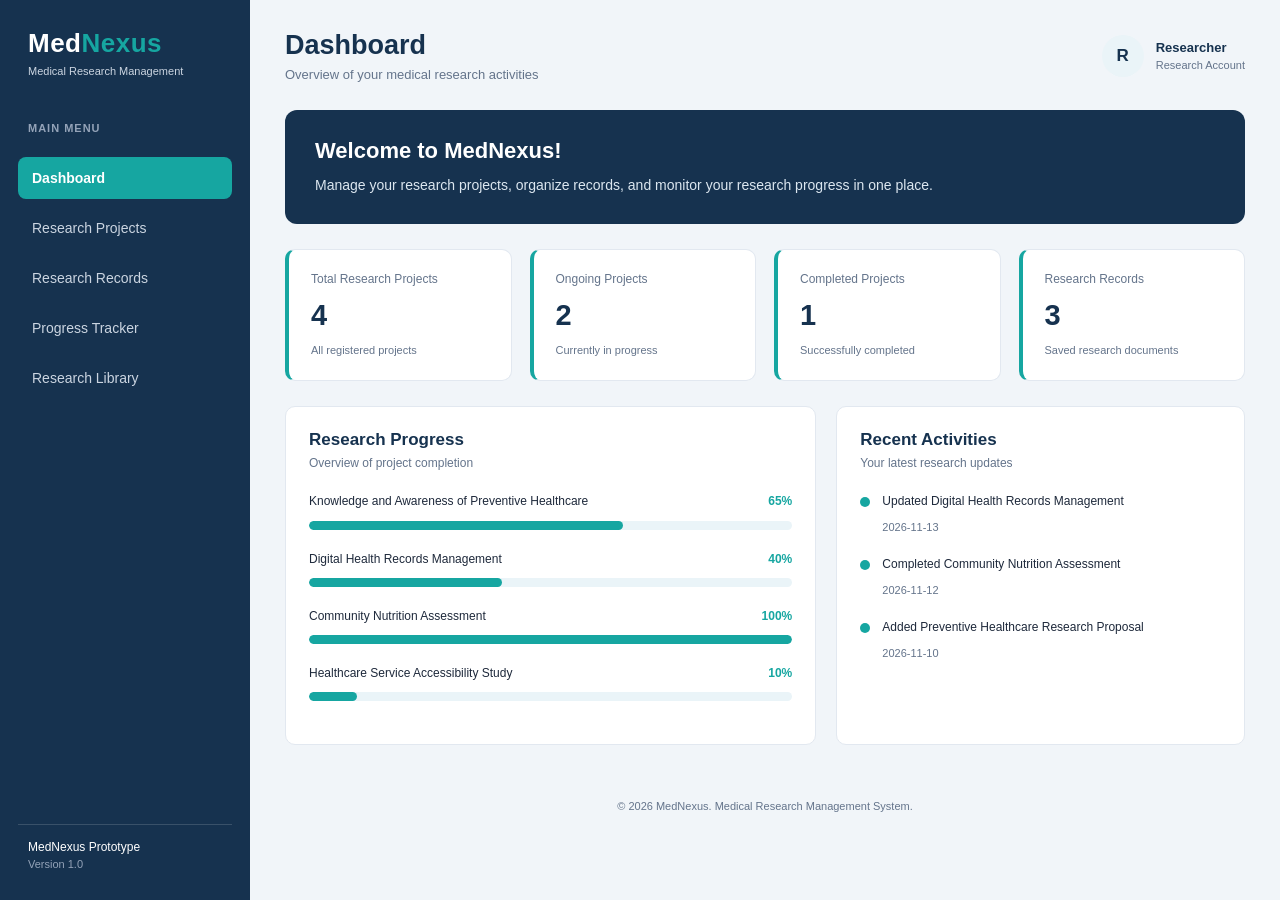
<file: MedNexus-Web/MedNexus/index.html>
<!DOCTYPE html>
<html lang="en">
<head>
    <meta charset="UTF-8">
    <meta name="viewport" content="width=device-width, initial-scale=1.0">
    <title>MedNexus | Dashboard</title>

    <!-- Main stylesheet -->
    <link rel="stylesheet" href="css/style.css">
</head>

<body>

    <!-- Main Application Layout -->
    <div class="app-container">

        <!-- Sidebar Navigation -->
        <aside class="sidebar">

            <div class="logo">
                <h2>Med<span>Nexus</span></h2>
                <p>Medical Research Management</p>
            </div>

            <nav class="sidebar-nav">
                <p class="nav-heading">MAIN MENU</p>

                <a href="index.html" class="nav-link active">
                    Dashboard
                </a>

                <a href="projects.html" class="nav-link">
                    Research Projects
                </a>

                <a href="records.html" class="nav-link">
                    Research Records
                </a>

                <a href="tracker.html" class="nav-link">
                    Progress Tracker
                </a>

                <a href="library.html" class="nav-link">
                    Research Library
                </a>
            </nav>

            <div class="sidebar-footer">
                <p>MedNexus Prototype</p>
                <small>Version 1.0</small>
            </div>

        </aside>


        <!-- Main Dashboard Content -->
        <main class="main-content">

            <!-- Top Header -->
            <header class="top-header">
                <div>
                    <h1>Dashboard</h1>
                    <p>Overview of your medical research activities</p>
                </div>

                <div class="user-info">
                    <div class="user-avatar">R</div>
                    <div>
                        <strong>Researcher</strong>
                        <small>Research Account</small>
                    </div>
                </div>
            </header>


            <!-- Welcome Section -->
            <section class="welcome-section">
                <div>
                    <h2>Welcome to MedNexus!</h2>
                    <p>
                        Manage your research projects, organize records,
                        and monitor your research progress in one place.
                    </p>
                </div>
            </section>


            <!-- Dashboard Statistics -->
            <section class="statistics-section">

                <div class="stat-card">
                    <p>Total Research Projects</p>
                    <h2 id="totalProjects">0</h2>
                    <small>All registered projects</small>
                </div>

                <div class="stat-card">
                    <p>Ongoing Projects</p>
                    <h2 id="ongoingProjects">0</h2>
                    <small>Currently in progress</small>
                </div>

                <div class="stat-card">
                    <p>Completed Projects</p>
                    <h2 id="completedProjects">0</h2>
                    <small>Successfully completed</small>
                </div>

                <div class="stat-card">
                    <p>Research Records</p>
                    <h2 id="totalRecords">0</h2>
                    <small>Saved research documents</small>
                </div>

            </section>


            <!-- Dashboard Overview -->
            <section class="dashboard-grid">

                <!-- Research Progress -->
                <div class="dashboard-card progress-card">
                    <div class="card-header">
                        <div>
                            <h3>Research Progress</h3>
                            <p>Overview of project completion</p>
                        </div>
                    </div>

                    <div id="progressOverview">
                        <p>No research progress available yet.</p>
                    </div>
                </div>


                <!-- Recent Activities -->
                <div class="dashboard-card activity-card">
                    <div class="card-header">
                        <div>
                            <h3>Recent Activities</h3>
                            <p>Your latest research updates</p>
                        </div>
                    </div>

                    <div id="recentActivities">
                        <p>No recent activities yet.</p>
                    </div>
                </div>

            </section>

            <!-- Dashboard Footer -->
            <footer class="main-footer">
                <p>
                    &copy; 2026 MedNexus. Medical Research Management System.
                </p>
            </footer>

        </main>

    </div>

    <!-- JavaScript Files -->
    <script src="js/data.js"></script>
    <script src="js/main.js"></script>

</body>
</html>
</file>
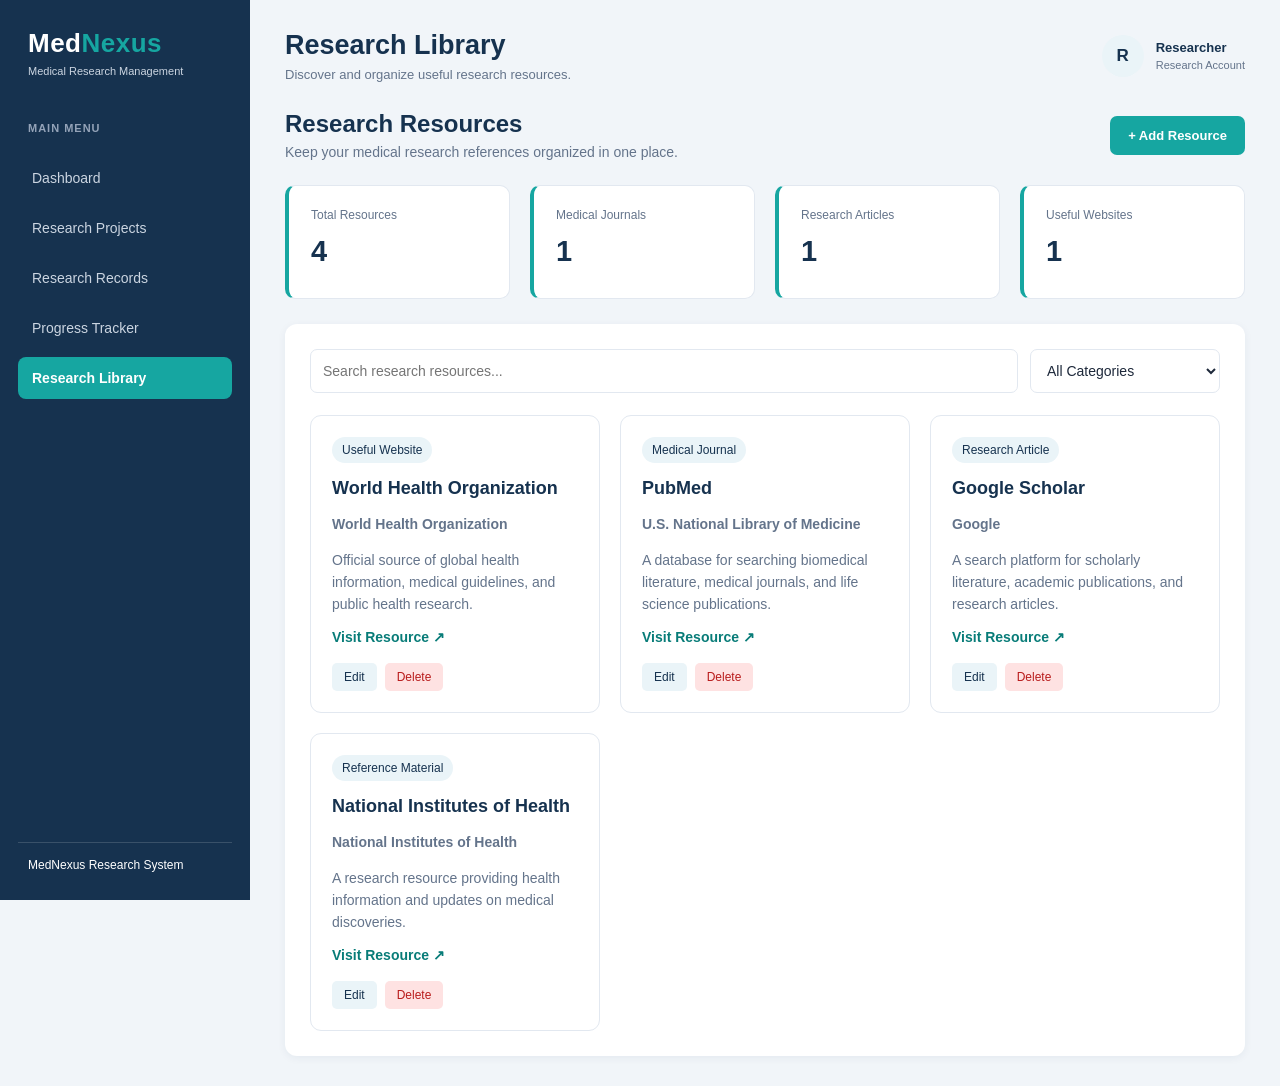
<file: MedNexus-Web/MedNexus/library.html>
<!DOCTYPE html>
<html lang="en">
<head>
    <meta charset="UTF-8">
    <meta name="viewport" content="width=device-width, initial-scale=1.0">
    <title>Research Library | MedNexus</title>
    <link rel="stylesheet" href="css/style.css">
</head>
<body>

    <aside class="sidebar">
        <div class="logo">
            <h2>Med<span>Nexus</span></h2>
            <p>Medical Research Management</p>
        </div>

        <nav class="sidebar-nav">
            <p class="nav-heading">MAIN MENU</p>
            <a href="index.html" class="nav-link">Dashboard</a>
            <a href="projects.html" class="nav-link">Research Projects</a>
            <a href="records.html" class="nav-link">Research Records</a>
            <a href="tracker.html" class="nav-link">Progress Tracker</a>
            <a href="library.html" class="nav-link active">Research Library</a>
        </nav>

        <div class="sidebar-footer">
            <p>MedNexus Research System</p>
        </div>
    </aside>

    <main class="main-content">

        <header class="top-header">
            <div>
                <h1>Research Library</h1>
                <p>Discover and organize useful research resources.</p>
            </div>

            <div class="user-info">
                <div class="user-avatar">R</div>
                <div>
                    <strong>Researcher</strong>
                    <small>Research Account</small>
                </div>
            </div>
        </header>

        <section class="page-heading">
            <div>
                <h2>Research Resources</h2>
                <p>Keep your medical research references organized in one place.</p>
            </div>

            <button class="primary-btn" id="addResourceBtn">
                + Add Resource
            </button>
        </section>

        <section class="library-summary">
            <div class="stat-card">
                <p>Total Resources</p>
                <h2 id="totalResources">0</h2>
            </div>

            <div class="stat-card">
                <p>Medical Journals</p>
                <h2 id="journalCount">0</h2>
            </div>

            <div class="stat-card">
                <p>Research Articles</p>
                <h2 id="articleCount">0</h2>
            </div>

            <div class="stat-card">
                <p>Useful Websites</p>
                <h2 id="websiteCount">0</h2>
            </div>
        </section>

        <section class="library-section">

            <div class="library-toolbar">
                <input
                    type="text"
                    id="resourceSearch"
                    placeholder="Search research resources..."
                >

                <select id="resourceCategoryFilter">
                    <option value="All">All Categories</option>
                    <option value="Medical Journal">Medical Journals</option>
                    <option value="Research Article">Research Articles</option>
                    <option value="Reference Material">Reference Materials</option>
                    <option value="Useful Website">Useful Websites</option>
                </select>
            </div>

            <div class="resource-grid" id="resourceGrid"></div>

        </section>

    </main>

    <!-- Add/Edit Resource Modal -->
    <div class="modal" id="resourceModal">
        <div class="modal-content">

            <div class="modal-header">
                <h2 id="resourceModalTitle">Add New Resource</h2>
                <button type="button" class="close-btn" id="closeResourceModal">
                    &times;
                </button>
            </div>

            <form id="resourceForm">

                <input type="hidden" id="resourceId">

                <div class="form-group">
                    <label for="resourceTitle">Resource Title</label>
                    <input
                        type="text"
                        id="resourceTitle"
                        required
                        placeholder="Enter resource title"
                    >
                </div>

                <div class="form-group">
                    <label for="resourceCategory">Category</label>
                    <select id="resourceCategory" required>
                        <option value="">Select category</option>
                        <option value="Medical Journal">Medical Journal</option>
                        <option value="Research Article">Research Article</option>
                        <option value="Reference Material">Reference Material</option>
                        <option value="Useful Website">Useful Website</option>
                    </select>
                </div>

                <div class="form-group">
                    <label for="resourceAuthor">Author / Organization</label>
                    <input
                        type="text"
                        id="resourceAuthor"
                        required
                        placeholder="Enter author or organization"
                    >
                </div>

                <div class="form-group">
                    <label for="resourceUrl">Resource URL</label>
                    <input
                        type="url"
                        id="resourceUrl"
                        required
                        placeholder="https://example.com"
                    >
                </div>

                <div class="form-group">
                    <label for="resourceDescription">Description</label>
                    <textarea
                        id="resourceDescription"
                        rows="4"
                        required
                        placeholder="Briefly describe this resource"
                    ></textarea>
                </div>

                <div class="modal-actions">
                    <button type="button" class="secondary-btn" id="cancelResourceBtn">
                        Cancel
                    </button>

                    <button type="submit" class="primary-btn">
                        Save Resource
                    </button>
                </div>

            </form>
        </div>
    </div>

    <script src="js/data.js"></script>
    <script src="js/main.js"></script>
    <script src="js/library.js"></script>

</body>
</html>
</file>
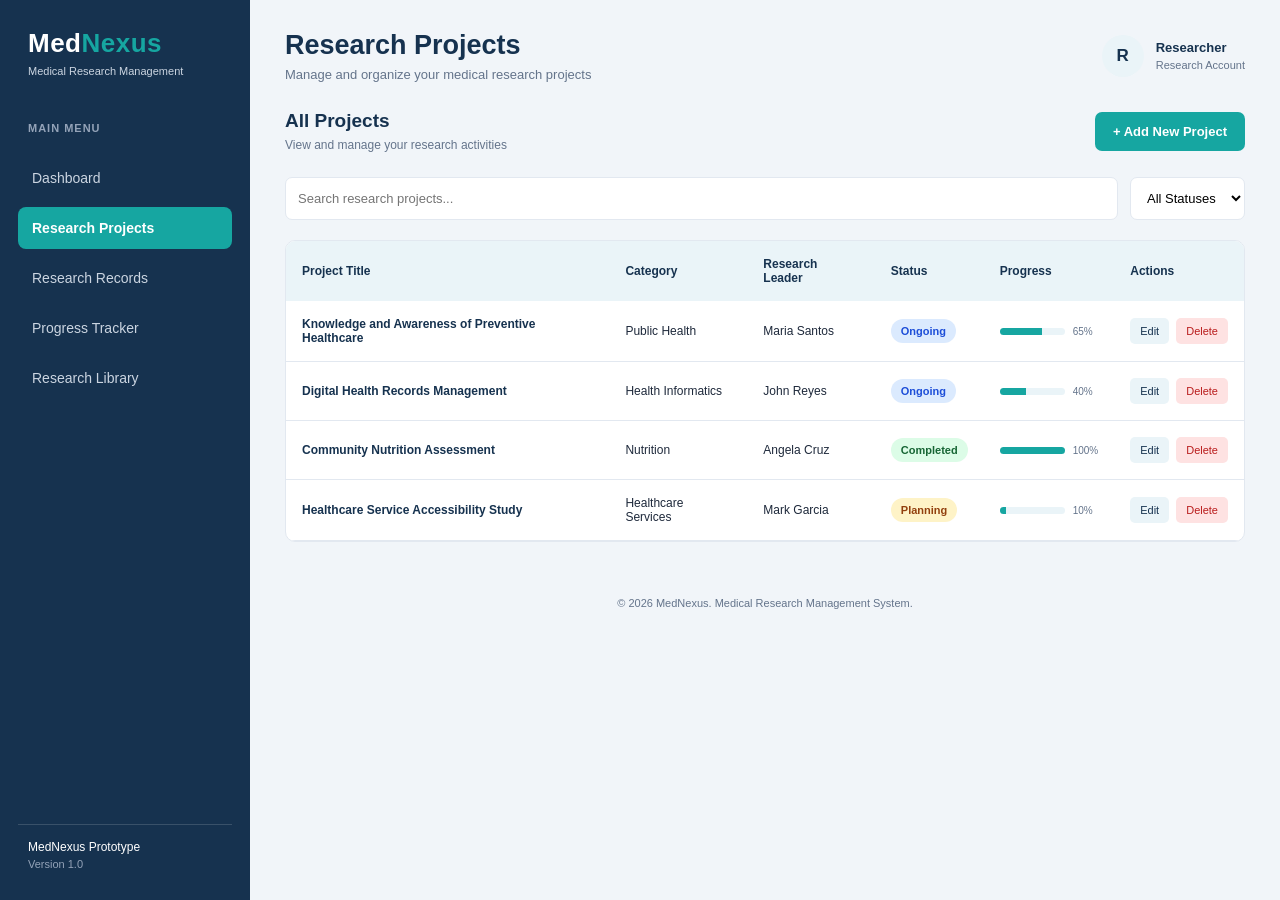
<file: MedNexus-Web/MedNexus/projects.html>
<!DOCTYPE html>
<html lang="en">
<head>
    <meta charset="UTF-8">
    <meta name="viewport" content="width=device-width, initial-scale=1.0">
    <title>MedNexus | Research Projects</title>
    <link rel="stylesheet" href="css/style.css">
</head>
<body>

<div class="app-container">

    <!-- Sidebar -->
    <aside class="sidebar">
        <div class="logo">
            <h2>Med<span>Nexus</span></h2>
            <p>Medical Research Management</p>
        </div>

        <nav class="sidebar-nav">
            <p class="nav-heading">MAIN MENU</p>

            <a href="index.html" class="nav-link">Dashboard</a>
            <a href="projects.html" class="nav-link active">Research Projects</a>
            <a href="records.html" class="nav-link">Research Records</a>
            <a href="tracker.html" class="nav-link">Progress Tracker</a>
            <a href="library.html" class="nav-link">Research Library</a>
        </nav>

        <div class="sidebar-footer">
            <p>MedNexus Prototype</p>
            <small>Version 1.0</small>
        </div>
    </aside>

    <!-- Main Content -->
    <main class="main-content">

        <header class="top-header">
            <div>
                <h1>Research Projects</h1>
                <p>Manage and organize your medical research projects</p>
            </div>

            <div class="user-info">
                <div class="user-avatar">R</div>
                <div>
                    <strong>Researcher</strong>
                    <small>Research Account</small>
                </div>
            </div>
        </header>

        <!-- Page Actions -->
        <section class="projects-toolbar">
            <div>
                <h2>All Projects</h2>
                <p>View and manage your research activities</p>
            </div>

            <button class="primary-btn" id="addProjectBtn">
                + Add New Project
            </button>
        </section>

        <!-- Search and Filter -->
        <section class="project-filters">
            <input
                type="search"
                id="projectSearch"
                placeholder="Search research projects..."
            >

            <select id="statusFilter">
                <option value="All">All Statuses</option>
                <option value="Planning">Planning</option>
                <option value="Ongoing">Ongoing</option>
                <option value="Completed">Completed</option>
            </select>
        </section>

        <!-- Project Table -->
        <section class="project-table-container">
            <table class="project-table">
                <thead>
                    <tr>
                        <th>Project Title</th>
                        <th>Category</th>
                        <th>Research Leader</th>
                        <th>Status</th>
                        <th>Progress</th>
                        <th>Actions</th>
                    </tr>
                </thead>

                <tbody id="projectTableBody">
                    <!-- JavaScript displays projects here -->
                </tbody>
            </table>
        </section>

        <footer class="main-footer">
            <p>&copy; 2026 MedNexus. Medical Research Management System.</p>
        </footer>

    </main>
</div>

<!-- Add/Edit Project Modal -->
<div class="modal" id="projectModal">
    <div class="modal-content">

        <div class="modal-header">
            <div>
                <h2 id="modalTitle">Add New Project</h2>
                <p>Enter the research project details below.</p>
            </div>

            <button class="close-btn" id="closeModalBtn">&times;</button>
        </div>

        <form id="projectForm">

            <input type="hidden" id="projectId">

            <label for="projectTitle">Project Title</label>
            <input type="text" id="projectTitle" required>

            <label for="projectCategory">Research Category</label>
            <select id="projectCategory" required>
                <option value="">Select Category</option>
                <option value="Public Health">Public Health</option>
                <option value="Health Informatics">Health Informatics</option>
                <option value="Nutrition">Nutrition</option>
                <option value="Healthcare Services">Healthcare Services</option>
                <option value="Medical Science">Medical Science</option>
                <option value="Other">Other</option>
            </select>

            <label for="projectLeader">Research Leader</label>
            <input type="text" id="projectLeader" required>

            <label for="projectStatus">Project Status</label>
            <select id="projectStatus" required>
                <option value="Planning">Planning</option>
                <option value="Ongoing">Ongoing</option>
                <option value="Completed">Completed</option>
            </select>

            <label for="projectProgress">Progress (%)</label>
            <input
                type="number"
                id="projectProgress"
                min="0"
                max="100"
                value="0"
                required
            >

            <div class="modal-actions">
                <button type="button" class="secondary-btn" id="cancelModalBtn">
                    Cancel
                </button>

                <button type="submit" class="primary-btn">
                    Save Project
                </button>
            </div>

        </form>
    </div>
</div>

<script src="js/data.js"></script>
<script src="js/main.js"></script>
<script src="js/projects.js"></script>

</body>
</html>
</file>
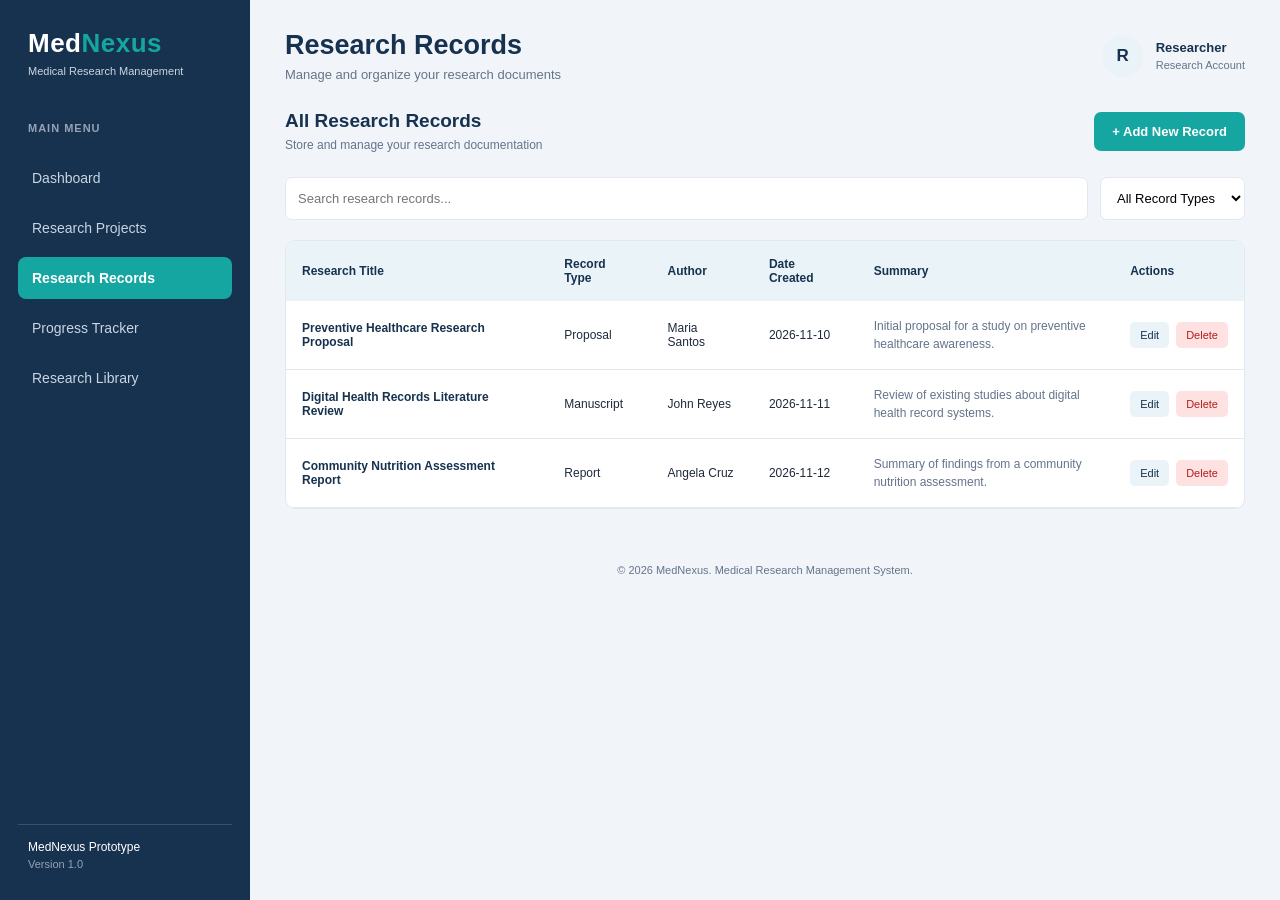
<file: MedNexus-Web/MedNexus/records.html>
<!DOCTYPE html>
<html lang="en">
<head>
    <meta charset="UTF-8">
    <meta name="viewport" content="width=device-width, initial-scale=1.0">
    <title>MedNexus | Research Records</title>
    <link rel="stylesheet" href="css/style.css">
</head>

<body>

<div class="app-container">

    <!-- Sidebar -->
    <aside class="sidebar">
        <div class="logo">
            <h2>Med<span>Nexus</span></h2>
            <p>Medical Research Management</p>
        </div>

        <nav class="sidebar-nav">
            <p class="nav-heading">MAIN MENU</p>

            <a href="index.html" class="nav-link">Dashboard</a>
            <a href="projects.html" class="nav-link">Research Projects</a>
            <a href="records.html" class="nav-link active">Research Records</a>
            <a href="tracker.html" class="nav-link">Progress Tracker</a>
            <a href="library.html" class="nav-link">Research Library</a>
        </nav>

        <div class="sidebar-footer">
            <p>MedNexus Prototype</p>
            <small>Version 1.0</small>
        </div>
    </aside>


    <!-- Main Content -->
    <main class="main-content">

        <header class="top-header">
            <div>
                <h1>Research Records</h1>
                <p>Manage and organize your research documents</p>
            </div>

            <div class="user-info">
                <div class="user-avatar">R</div>
                <div>
                    <strong>Researcher</strong>
                    <small>Research Account</small>
                </div>
            </div>
        </header>


        <!-- Page Toolbar -->
        <section class="projects-toolbar">
            <div>
                <h2>All Research Records</h2>
                <p>Store and manage your research documentation</p>
            </div>

            <button class="primary-btn" id="addRecordBtn">
                + Add New Record
            </button>
        </section>


        <!-- Search and Filter -->
        <section class="project-filters">
            <input
                type="search"
                id="recordSearch"
                placeholder="Search research records..."
            >

            <select id="recordTypeFilter">
                <option value="All">All Record Types</option>
                <option value="Proposal">Proposal</option>
                <option value="Manuscript">Manuscript</option>
                <option value="Report">Report</option>
                <option value="Other">Other</option>
            </select>
        </section>


        <!-- Records Table -->
        <section class="project-table-container">
            <table class="project-table">
                <thead>
                    <tr>
                        <th>Research Title</th>
                        <th>Record Type</th>
                        <th>Author</th>
                        <th>Date Created</th>
                        <th>Summary</th>
                        <th>Actions</th>
                    </tr>
                </thead>

                <tbody id="recordTableBody">
                    <!-- Records will be displayed here -->
                </tbody>
            </table>
        </section>


        <footer class="main-footer">
            <p>&copy; 2026 MedNexus. Medical Research Management System.</p>
        </footer>

    </main>
</div>


<!-- Add/Edit Record Modal -->
<div class="modal" id="recordModal">

    <div class="modal-content">

        <div class="modal-header">
            <div>
                <h2 id="recordModalTitle">Add New Record</h2>
                <p>Enter the research record details below.</p>
            </div>

            <button class="close-btn" id="closeRecordModal">&times;</button>
        </div>


        <form id="recordForm">

            <input type="hidden" id="recordId">

            <label for="recordTitle">Research Title</label>
            <input type="text" id="recordTitle" required>

            <label for="recordType">Record Type</label>
            <select id="recordType" required>
                <option value="">Select Record Type</option>
                <option value="Proposal">Proposal</option>
                <option value="Manuscript">Manuscript</option>
                <option value="Report">Report</option>
                <option value="Other">Other</option>
            </select>

            <label for="recordAuthor">Author</label>
            <input type="text" id="recordAuthor" required>

            <label for="recordDate">Date Created</label>
            <input type="date" id="recordDate" required>

            <label for="recordSummary">Summary</label>
            <textarea
                id="recordSummary"
                rows="4"
                placeholder="Enter a short description of the research record..."
                required
            ></textarea>

            <div class="modal-actions">
                <button type="button" class="secondary-btn" id="cancelRecordModal">
                    Cancel
                </button>

                <button type="submit" class="primary-btn">
                    Save Record
                </button>
            </div>

        </form>

    </div>
</div>


<script src="js/data.js"></script>
<script src="js/main.js"></script>
<script src="js/records.js"></script>

</body>
</html>
</file>
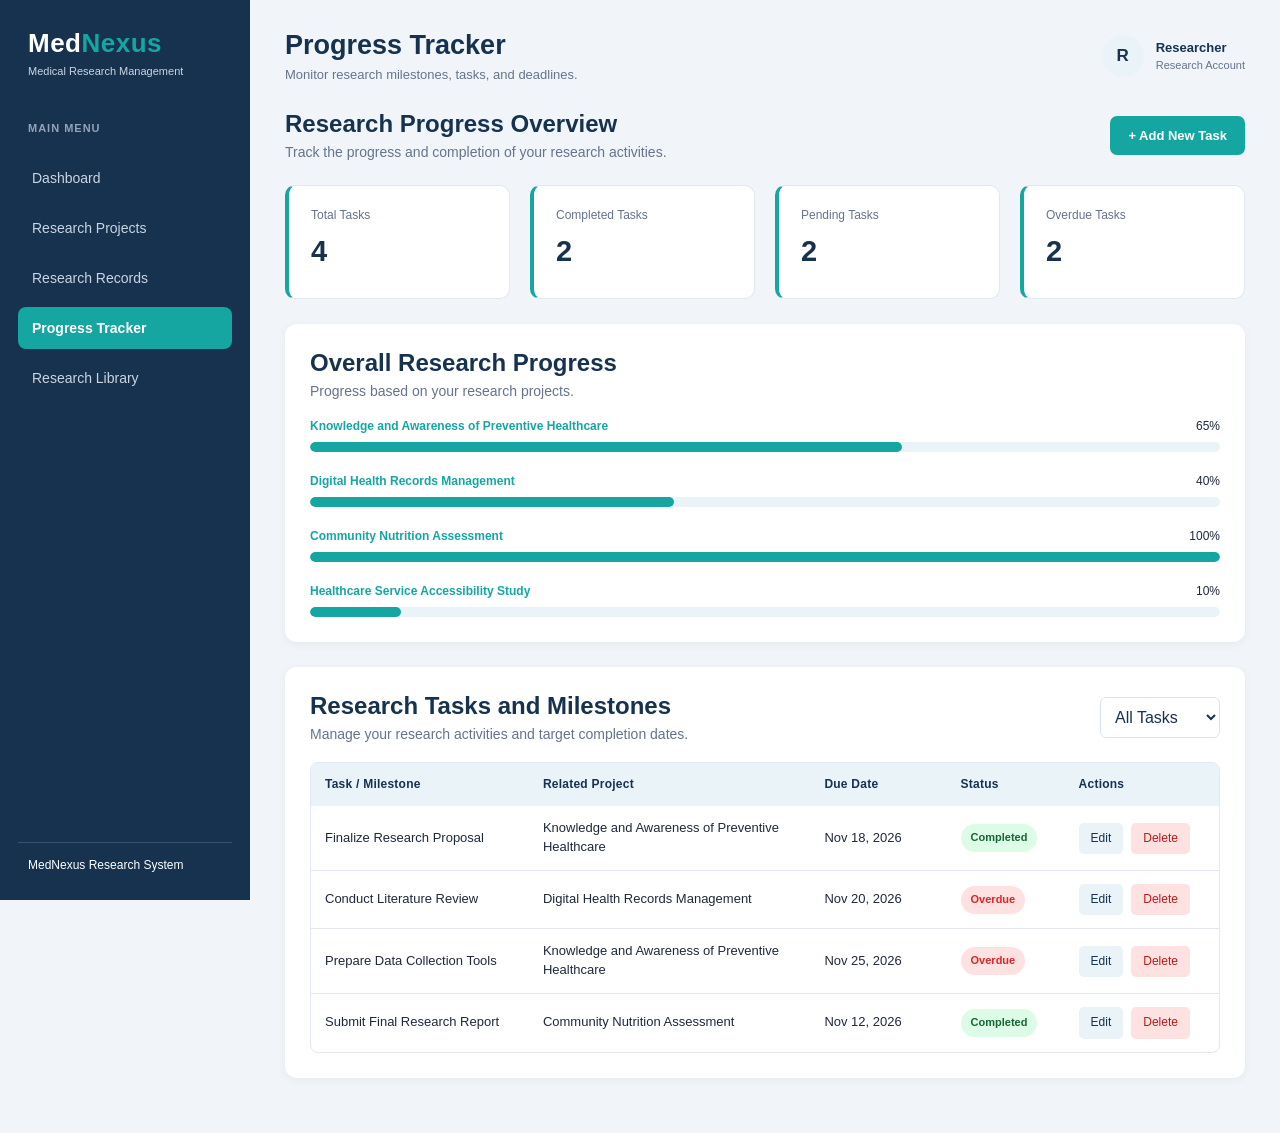
<file: MedNexus-Web/MedNexus/tracker.html>
<!DOCTYPE html>
<html lang="en">
<head>
    <meta charset="UTF-8">
    <meta name="viewport" content="width=device-width, initial-scale=1.0">
    <title>Progress Tracker | MedNexus</title>
    <link rel="stylesheet" href="css/style.css">
</head>
<body>

    <aside class="sidebar">
        <div class="logo">
            <h2>Med<span>Nexus</span></h2>
            <p>Medical Research Management</p>
        </div>

        <nav class="sidebar-nav">
            <p class="nav-heading">MAIN MENU</p>
            <a href="index.html" class="nav-link">Dashboard</a>
            <a href="projects.html" class="nav-link">Research Projects</a>
            <a href="records.html" class="nav-link">Research Records</a>
            <a href="tracker.html" class="nav-link active">Progress Tracker</a>
            <a href="library.html" class="nav-link">Research Library</a>
        </nav>

        <div class="sidebar-footer">
            <p>MedNexus Research System</p>
        </div>
    </aside>

    <main class="main-content">
        <header class="top-header">
            <div>
                <h1>Progress Tracker</h1>
                <p>Monitor research milestones, tasks, and deadlines.</p>
            </div>

            <div class="user-info">
                <div class="user-avatar">R</div>
                <div>
                    <strong>Researcher</strong>
                    <small>Research Account</small>
                </div>
            </div>
        </header>

        <section class="page-heading">
            <div>
                <h2>Research Progress Overview</h2>
                <p>Track the progress and completion of your research activities.</p>
            </div>
            <button class="primary-btn" id="addTaskBtn">+ Add New Task</button>
        </section>

        <section class="tracker-summary">
            <div class="stat-card">
                <p>Total Tasks</p>
                <h2 id="totalTasks">0</h2>
            </div>

            <div class="stat-card">
                <p>Completed Tasks</p>
                <h2 id="completedTasks">0</h2>
            </div>

            <div class="stat-card">
                <p>Pending Tasks</p>
                <h2 id="pendingTasks">0</h2>
            </div>

            <div class="stat-card">
                <p>Overdue Tasks</p>
                <h2 id="overdueTasks">0</h2>
            </div>
        </section>

        <section class="tracker-section">
            <div class="section-header">
                <div>
                    <h2>Overall Research Progress</h2>
                    <p>Progress based on your research projects.</p>
                </div>
            </div>

            <div id="overallProgressList" class="overall-progress-list"></div>
        </section>

        <section class="tracker-section">
            <div class="section-header">
                <div>
                    <h2>Research Tasks and Milestones</h2>
                    <p>Manage your research activities and target completion dates.</p>
                </div>

                <select id="taskStatusFilter">
                    <option value="All">All Tasks</option>
                    <option value="Pending">Pending</option>
                    <option value="Completed">Completed</option>
                </select>
            </div>

            <div class="table-container">
                <table class="data-table">
                    <thead>
                        <tr>
                            <th>Task / Milestone</th>
                            <th>Related Project</th>
                            <th>Due Date</th>
                            <th>Status</th>
                            <th>Actions</th>
                        </tr>
                    </thead>
                    <tbody id="taskTableBody"></tbody>
                </table>
            </div>
        </section>
    </main>

    <!-- Add/Edit Task Modal -->
    <div class="modal" id="taskModal">
        <div class="modal-content">
            <div class="modal-header">
                <h2 id="taskModalTitle">Add New Task</h2>
                <button type="button" class="close-btn" id="closeTaskModal">&times;</button>
            </div>

            <form id="taskForm">
                <input type="hidden" id="taskId">

                <div class="form-group">
                    <label for="taskTitle">Task / Milestone Title</label>
                    <input type="text" id="taskTitle" required
                        placeholder="Enter task or milestone">
                </div>

                <div class="form-group">
                    <label for="taskProject">Related Research Project</label>
                    <select id="taskProject" required></select>
                </div>

                <div class="form-group">
                    <label for="taskDueDate">Due Date</label>
                    <input type="date" id="taskDueDate" required>
                </div>

                <div class="form-group">
                    <label for="taskStatus">Status</label>
                    <select id="taskStatus" required>
                        <option value="Pending">Pending</option>
                        <option value="Completed">Completed</option>
                    </select>
                </div>

                <div class="modal-actions">
                    <button type="button" class="secondary-btn" id="cancelTaskBtn">
                        Cancel
                    </button>
                    <button type="submit" class="primary-btn">
                        Save Task
                    </button>
                </div>
            </form>
        </div>
    </div>

    <script src="js/data.js"></script>
    <script src="js/main.js"></script>
    <script src="js/tracker.js"></script>
</body>
</html>
</file>
<file: MedNexus-Web/MedNexus/css/style.css>
/* ========================================
   MEDNEXUS - MAIN STYLESHEET
   ======================================== */

/* 1. COLOR PALETTE */
:root {
    --navy: #16324F;
    --teal: #16A6A1;
    --white: #FFFFFF;
    --light-blue: #EAF4F8;
    --gray: #64748B;
    --light-gray: #F1F5F9;
    --border: #E2E8F0;
    --dark: #1E293B;
}

/* 2. GENERAL RESET */
* {
    margin: 0;
    padding: 0;
    box-sizing: border-box;
}

body {
    font-family: Arial, sans-serif;
    background-color: var(--light-gray);
    color: var(--dark);
}

/* 3. MAIN APPLICATION LAYOUT */
.app-container {
    display: flex;
    min-height: 100vh;
}

/* 4. SIDEBAR */
.sidebar {
    width: 250px;
    min-width: 250px;
    background-color: var(--navy);
    color: var(--white);
    display: flex;
    flex-direction: column;
    padding: 28px 18px;
    position: fixed;
    top: 0;
    left: 0;
    bottom: 0;
}

.logo {
    padding: 0 10px;
    margin-bottom: 45px;
}

.logo h2 {
    font-size: 26px;
    letter-spacing: 0.5px;
}

.logo h2 span {
    color: var(--teal);
}

.logo p {
    font-size: 11px;
    color: #CBD5E1;
    margin-top: 6px;
}

/* Sidebar Navigation */
.nav-heading {
    color: #94A3B8;
    font-size: 11px;
    font-weight: bold;
    letter-spacing: 1px;
    margin: 0 10px 15px;
}

.sidebar-nav {
    display: flex;
    flex-direction: column;
    gap: 8px;
}

.nav-link {
    display: block;
    text-decoration: none;
    color: #CBD5E1;
    padding: 13px 14px;
    border-radius: 8px;
    font-size: 14px;
    transition: 0.2s ease;
}

.nav-link:hover {
    background-color: rgba(255, 255, 255, 0.1);
    color: var(--white);
}

.nav-link.active {
    background-color: var(--teal);
    color: var(--white);
    font-weight: bold;
}

/* Sidebar Footer */
.sidebar-footer {
    margin-top: auto;
    padding: 15px 10px 0;
    border-top: 1px solid rgba(255, 255, 255, 0.15);
}

.sidebar-footer p {
    font-size: 12px;
}

.sidebar-footer small {
    color: #94A3B8;
    font-size: 11px;
}

/* 5. MAIN CONTENT */
.main-content {
    flex: 1;
    margin-left: 250px;
    padding: 30px 35px;
    min-width: 0;
}

/* 6. TOP HEADER */
.top-header {
    display: flex;
    justify-content: space-between;
    align-items: center;
    margin-bottom: 28px;
}

.top-header h1 {
    color: var(--navy);
    font-size: 27px;
    margin-bottom: 6px;
}

.top-header p {
    color: var(--gray);
    font-size: 13px;
}

.user-info {
    display: flex;
    align-items: center;
    gap: 12px;
}

.user-avatar {
    width: 42px;
    height: 42px;
    border-radius: 50%;
    background-color: var(--light-blue);
    color: var(--navy);
    display: flex;
    align-items: center;
    justify-content: center;
    font-weight: bold;
    font-size: 17px;
}

.user-info strong {
    display: block;
    font-size: 13px;
    color: var(--navy);
}

.user-info small {
    color: var(--gray);
    font-size: 11px;
}

/* 7. WELCOME SECTION */
.welcome-section {
    background-color: var(--navy);
    color: var(--white);
    padding: 28px 30px;
    border-radius: 12px;
    margin-bottom: 25px;
}

.welcome-section h2 {
    font-size: 22px;
    margin-bottom: 10px;
}

.welcome-section p {
    color: #DCE7F0;
    font-size: 14px;
    line-height: 1.6;
    max-width: 650px;
}

/* 8. STATISTICS CARDS */
.statistics-section {
    display: grid;
    grid-template-columns: repeat(4, minmax(0, 1fr));
    gap: 18px;
    margin-bottom: 25px;
}

.stat-card {
    background-color: var(--white);
    padding: 22px;
    border-radius: 10px;
    border: 1px solid var(--border);
    border-left: 4px solid var(--teal);
}

.stat-card p {
    color: var(--gray);
    font-size: 12px;
    margin-bottom: 13px;
}

.stat-card h2 {
    color: var(--navy);
    font-size: 29px;
    margin-bottom: 8px;
}

.stat-card small {
    color: var(--gray);
    font-size: 11px;
}

/* 9. DASHBOARD GRID */
.dashboard-grid {
    display: grid;
    grid-template-columns: 1.3fr 1fr;
    gap: 20px;
}

.dashboard-card {
    background-color: var(--white);
    border: 1px solid var(--border);
    border-radius: 10px;
    padding: 23px;
    min-height: 240px;
}

.card-header {
    margin-bottom: 22px;
}

.card-header h3 {
    color: var(--navy);
    font-size: 17px;
    margin-bottom: 6px;
}

.card-header p {
    color: var(--gray);
    font-size: 12px;
}

#progressOverview,
#recentActivities {
    color: var(--gray);
    font-size: 13px;
    line-height: 1.6;
}

/* 10. FOOTER */
.main-footer {
    text-align: center;
    padding: 30px 0 10px;
    margin-top: 25px;
    color: var(--gray);
    font-size: 11px;
}

/* 11. RESPONSIVE DESIGN */
@media (max-width: 1100px) {
    .statistics-section {
        grid-template-columns: repeat(2, minmax(0, 1fr));
    }

    .dashboard-grid {
        grid-template-columns: 1fr;
    }
}

@media (max-width: 700px) {
    .sidebar {
        width: 190px;
        min-width: 190px;
        padding: 22px 12px;
    }

    .main-content {
        margin-left: 190px;
        padding: 22px 16px;
    }

    .logo h2 {
        font-size: 22px;
    }

    .top-header {
        align-items: flex-start;
        gap: 15px;
    }

    .top-header h1 {
        font-size: 22px;
    }

    .user-info {
        gap: 7px;
    }

    .user-info small {
        display: none;
    }

    .statistics-section {
        grid-template-columns: 1fr;
    }
}



/* ========================================
   RESEARCH PROJECTS PAGE
   ======================================== */

.projects-toolbar {
    display: flex;
    justify-content: space-between;
    align-items: center;
    gap: 15px;
    margin: 25px 0;
}

.projects-toolbar h2 {
    color: var(--navy);
    font-size: 19px;
    margin-bottom: 6px;
}

.projects-toolbar p {
    color: var(--gray);
    font-size: 12px;
}

.primary-btn,
.secondary-btn {
    border: none;
    border-radius: 7px;
    padding: 12px 18px;
    font-size: 13px;
    font-weight: bold;
    cursor: pointer;
}

.primary-btn {
    background-color: var(--teal);
    color: white;
}

.primary-btn:hover {
    background-color: #128985;
}

.secondary-btn {
    background-color: var(--light-gray);
    color: var(--dark);
}

.project-filters {
    display: flex;
    gap: 12px;
    margin-bottom: 20px;
}

.project-filters input,
.project-filters select {
    padding: 12px;
    border: 1px solid var(--border);
    border-radius: 7px;
    background-color: white;
    font-size: 13px;
}

.project-filters input {
    flex: 1;
    min-width: 0;
}

.project-table-container {
    background-color: white;
    border: 1px solid var(--border);
    border-radius: 10px;
    overflow-x: auto;
}

.project-table {
    width: 100%;
    min-width: 850px;
    border-collapse: collapse;
    text-align: left;
}

.project-table th {
    background-color: var(--light-blue);
    color: var(--navy);
    padding: 16px;
    font-size: 12px;
}

.project-table td {
    padding: 16px;
    border-bottom: 1px solid var(--border);
    font-size: 12px;
}

.project-table tbody tr:hover {
    background-color: #F8FAFC;
}

.project-title-cell strong {
    color: var(--navy);
}

.status-badge {
    display: inline-block;
    padding: 6px 10px;
    border-radius: 20px;
    font-size: 11px;
    font-weight: bold;
}

.status-badge.planning {
    background-color: #FEF3C7;
    color: #92400E;
}

.status-badge.ongoing {
    background-color: #DBEAFE;
    color: #1D4ED8;
}

.status-badge.completed {
    background-color: #DCFCE7;
    color: #166534;
}

.table-progress {
    display: flex;
    align-items: center;
    gap: 8px;
}

.table-progress-bar {
    width: 65px;
    height: 7px;
    background-color: var(--light-blue);
    border-radius: 20px;
    overflow: hidden;
}

.table-progress-bar div {
    height: 100%;
    background-color: var(--teal);
}

.table-progress small {
    color: var(--gray);
}

.table-actions {
    display: flex;
    gap: 7px;
}

.edit-btn,
.delete-btn {
    border: none;
    padding: 7px 10px;
    border-radius: 5px;
    font-size: 11px;
    cursor: pointer;
}

.edit-btn {
    background-color: var(--light-blue);
    color: var(--navy);
}

.delete-btn {
    background-color: #FEE2E2;
    color: #B91C1C;
}

.empty-message {
    text-align: center;
    color: var(--gray);
    padding: 35px !important;
}

/* PROJECT MODAL */

.modal {
    display: none;
    position: fixed;
    inset: 0;
    z-index: 1000;
    background-color: rgba(15, 23, 42, 0.55);
    justify-content: center;
    align-items: center;
    padding: 20px;
}

.modal.show {
    display: flex;
}

.modal.active {
    display: flex;
}

.modal-content {
    background-color: white;
    width: 100%;
    max-width: 500px;
    max-height: 90vh;
    overflow-y: auto;
    padding: 25px;
    border-radius: 12px;
}

.modal-header {
    display: flex;
    justify-content: space-between;
    align-items: flex-start;
    margin-bottom: 22px;
}

.modal-header h2 {
    color: var(--navy);
    font-size: 20px;
    margin-bottom: 6px;
}

.modal-header p {
    color: var(--gray);
    font-size: 12px;
}

.close-btn {
    background: none;
    border: none;
    color: var(--gray);
    font-size: 28px;
    cursor: pointer;
}

#projectForm {
    display: flex;
    flex-direction: column;
    gap: 10px;
}

#projectForm label {
    color: var(--navy);
    font-size: 12px;
    font-weight: bold;
    margin-top: 5px;
}

#projectForm input,
#projectForm select {
    width: 100%;
    padding: 11px;
    border: 1px solid var(--border);
    border-radius: 6px;
    font-size: 13px;
}

#projectForm input:focus,
#projectForm select:focus,
.project-filters input:focus,
.project-filters select:focus {
    outline: 2px solid var(--teal);
    outline-offset: 1px;
}

.modal-actions {
    display: flex;
    justify-content: flex-end;
    gap: 10px;
    margin-top: 18px;
}

@media (max-width: 700px) {
    .projects-toolbar {
        align-items: flex-start;
        flex-direction: column;
    }

    .project-filters {
        flex-direction: column;
    }
}





/* ==============================
   PROGRESS TRACKER
============================== */

.page-heading {
    display: flex;
    justify-content: space-between;
    align-items: center;
    gap: 20px;
    margin-bottom: 25px;
}

.page-heading h2,
.section-header h2 {
    color: #16324F;
    margin-bottom: 6px;
}

.page-heading p,
.section-header p {
    color: #64748B;
    font-size: 14px;
}

.tracker-summary {
    display: grid;
    grid-template-columns: repeat(4, 1fr);
    gap: 20px;
    margin-bottom: 25px;
}

.tracker-section {
    background: #FFFFFF;
    padding: 25px;
    border-radius: 12px;
    margin-bottom: 25px;
    box-shadow: 0 2px 8px rgba(22, 50, 79, 0.06);
}

.section-header {
    display: flex;
    justify-content: space-between;
    align-items: center;
    gap: 15px;
    margin-bottom: 20px;
}

.overall-progress-item {
    margin-bottom: 22px;
}

.overall-progress-item:last-child {
    margin-bottom: 0;
}

.progress-info {
    display: flex;
    justify-content: space-between;
    gap: 15px;
    margin-bottom: 8px;
    font-size: 14px;
}

.progress-info strong {
    color: #16324F;
}

.progress-info span {
    color: #64748B;
}

.progress-track {
    height: 10px;
    background: #EAF4F8;
    border-radius: 20px;
    overflow: hidden;
}

.progress-fill {
    height: 100%;
    background: #16A6A1;
    border-radius: 20px;
}

.overdue-status {
    color: #DC2626;
    background: #FEE2E2;
}

#taskStatusFilter {
    padding: 10px;
    border: 1px solid #DCE5EC;
    border-radius: 6px;
    color: #16324F;
    background-color: #FFFFFF;
    font: inherit;
}

.table-container {
    min-width: 0;
    overflow-x: auto;
    border: 1px solid var(--border);
    border-radius: 8px;
}

.data-table {
    width: 100%;
    min-width: 760px;
    table-layout: fixed;
    border-collapse: collapse;
    color: var(--dark);
    font-size: 13px;
    line-height: 1.45;
    text-align: left;
}

.data-table th,
.data-table td {
    padding: 13px 14px;
    vertical-align: middle;
}

.data-table th {
    background-color: var(--light-blue);
    color: var(--navy);
    font-size: 12px;
    font-weight: 700;
    letter-spacing: 0.02em;
}

.data-table th:nth-child(1) {
    width: 24%;
}

.data-table th:nth-child(2) {
    width: 31%;
}

.data-table th:nth-child(3) {
    width: 15%;
}

.data-table th:nth-child(4) {
    width: 13%;
}

.data-table th:nth-child(5) {
    width: 17%;
}

.data-table tbody tr:not(:last-child) td {
    border-bottom: 1px solid var(--border);
}

.data-table tbody tr:hover {
    background-color: #F8FAFC;
}

.data-table tbody td:nth-child(3),
.data-table tbody td:nth-child(4),
.data-table tbody td:nth-child(5) {
    white-space: nowrap;
}

.data-table tbody td[colspan] {
    padding: 24px;
    color: var(--gray);
    text-align: center;
}

.action-buttons {
    display: flex;
    align-items: center;
    gap: 7px;
}

.btn-edit,
.btn-delete {
    border: 0;
    border-radius: 5px;
    padding: 7px 10px;
    font: inherit;
    font-size: 12px;
    cursor: pointer;
    transition: background-color 0.2s ease, color 0.2s ease;
}

.btn-edit {
    background-color: var(--light-blue);
    color: var(--navy);
}

.btn-edit:hover {
    background-color: #D7EAF1;
}

.btn-delete {
    background-color: #FEE2E2;
    color: #B91C1C;
}

.btn-delete:hover {
    background-color: #FECACA;
}

.btn-edit:focus-visible,
.btn-delete:focus-visible,
#taskStatusFilter:focus-visible {
    outline: 2px solid var(--teal);
    outline-offset: 2px;
}

.status-badge.pending {
    background-color: #FEF3C7;
    color: #92400E;
    font-weight: 700;
}

.status-badge.overdue-status {
    border-radius: 20px;
    font-weight: 700;
}

@media (max-width: 900px) {
    .tracker-summary {
        grid-template-columns: repeat(2, 1fr);
    }
}

@media (max-width: 600px) {
    .page-heading,
    .section-header {
        align-items: flex-start;
        flex-direction: column;
    }

    .tracker-summary {
        grid-template-columns: 1fr;
    }

    .tracker-section {
        padding: 18px 14px;
    }

    .data-table th,
    .data-table td {
        padding: 11px 10px;
    }
}





/* ==============================
   RESEARCH LIBRARY
============================== */

.library-summary {
    display: grid;
    grid-template-columns: repeat(4, minmax(0, 1fr));
    gap: 20px;
    margin-bottom: 25px;
}

.library-section {
    min-width: 0;
    background: #FFFFFF;
    padding: 25px;
    border-radius: 12px;
    box-shadow: 0 2px 8px rgba(22, 50, 79, 0.06);
}

.library-toolbar {
    display: flex;
    gap: 12px;
    margin-bottom: 22px;
}

.library-toolbar input {
    flex: 1;
    min-width: 0;
}

.library-toolbar input,
.library-toolbar select {
    min-height: 44px;
    padding: 10px 12px;
    border: 1px solid var(--border);
    border-radius: 7px;
    background-color: #FFFFFF;
    font-family: Arial, sans-serif;
    color: var(--dark);
    font-size: 14px;
}

.library-toolbar select {
    min-width: 190px;
}

.library-toolbar input:focus,
.library-toolbar select:focus {
    outline: 2px solid var(--teal);
    outline-offset: 1px;
}

.resource-grid {
    display: grid;
    grid-template-columns: repeat(auto-fit, minmax(min(100%, 280px), 1fr));
    gap: 20px;
}

.resource-card {
    min-width: 0;
    border: 1px solid var(--border);
    background: #FFFFFF;
    border-radius: 11px;
    padding: 21px;
    display: flex;
    flex-direction: column;
    gap: 13px;
    transition: border-color 0.2s ease, box-shadow 0.2s ease, transform 0.2s ease;
}

.resource-card:hover {
    border-color: #C7D9E3;
    box-shadow: 0 8px 20px rgba(22, 50, 79, 0.08);
    transform: translateY(-2px);
}

.resource-card h3 {
    color: var(--navy);
    font-size: 18px;
    line-height: 1.35;
    overflow-wrap: anywhere;
}

.resource-category {
    display: inline-block;
    width: fit-content;
    padding: 6px 10px;
    border-radius: 20px;
    background: var(--light-blue);
    color: var(--navy);
    font-size: 12px;
}

.resource-card p {
    color: var(--gray);
    font-size: 14px;
    line-height: 1.6;
}

.resource-author {
    font-weight: bold;
    color: var(--dark);
}

.resource-link {
    color: #087C78;
    font-weight: bold;
    text-decoration: none;
    font-size: 14px;
}

.resource-link:hover {
    text-decoration: underline;
}

.resource-actions {
    display: flex;
    gap: 8px;
    margin-top: auto;
    padding-top: 5px;
}

.empty-library {
    grid-column: 1 / -1;
    text-align: center;
    padding: 48px 15px;
    color: var(--gray);
}

.empty-library h3 {
    margin-bottom: 8px;
    color: var(--navy);
}

#resourceForm,
#taskForm {
    display: flex;
    flex-direction: column;
    gap: 14px;
}

.form-group {
    display: flex;
    flex-direction: column;
    gap: 7px;
}

.form-group label {
    color: var(--navy);
    font-size: 13px;
    font-weight: 700;
}

#resourceForm input,
#resourceForm select,
#resourceForm textarea,
#taskForm input,
#taskForm select {
    width: 100%;
    padding: 11px 12px;
    border: 1px solid var(--border);
    border-radius: 7px;
    background-color: #FFFFFF;
    color: var(--dark);
    font: inherit;
    font-size: 14px;
}

#resourceForm textarea {
    resize: vertical;
}

#resourceForm input:focus,
#resourceForm select:focus,
#resourceForm textarea:focus,
#taskForm input:focus,
#taskForm select:focus {
    outline: 2px solid var(--teal);
    outline-offset: 1px;
}

@media (max-width: 1000px) {
    .library-summary {
        grid-template-columns: repeat(2, 1fr);
    }
}

@media (max-width: 600px) {
    .resource-grid,
    .library-summary {
        grid-template-columns: 1fr;
    }

    .library-toolbar {
        flex-direction: column;
    }

    .library-toolbar select {
        min-width: 0;
    }

    .library-section {
        padding: 18px 14px;
    }
}





/*js-data-style*/
/* ========================================
   DASHBOARD DYNAMIC CONTENT
   ======================================== */

.progress-item {
    margin-bottom: 20px;
}

.progress-info {
    display: flex;
    justify-content: space-between;
    gap: 12px;
    margin-bottom: 9px;
    font-size: 12px;
}

.progress-info span {
    color: var(--dark);
}

.progress-info strong {
    color: var(--teal);
    white-space: nowrap;
}

.progress-bar {
    width: 100%;
    height: 9px;
    background-color: var(--light-blue);
    border-radius: 20px;
    overflow: hidden;
}

.progress-fill {
    height: 100%;
    background-color: var(--teal);
    border-radius: 20px;
    transition: width 0.4s ease;
}

.activity-item {
    display: flex;
    align-items: flex-start;
    gap: 12px;
    padding-bottom: 18px;
}

.activity-dot {
    width: 10px;
    height: 10px;
    min-width: 10px;
    margin-top: 5px;
    border-radius: 50%;
    background-color: var(--teal);
}

.activity-item p {
    color: var(--dark);
    font-size: 12px;
    margin-bottom: 5px;
}

.activity-item small {
    color: var(--gray);
    font-size: 11px;
}


/* ========================================
   RESEARCH RECORDS PAGE
   ======================================== */

.record-summary {
    min-width: 180px;
    max-width: 260px;
    color: var(--gray);
    line-height: 1.5;
}

/* Records form textarea */
#recordForm textarea {
    width: 100%;
    padding: 11px;
    border: 1px solid var(--border);
    border-radius: 6px;
    font-family: Arial, sans-serif;
    font-size: 13px;
    resize: vertical;
}

#recordForm textarea:focus {
    outline: 2px solid var(--teal);
    outline-offset: 1px;
}

@media (max-width: 700px) {
    .record-summary {
        min-width: 180px;
    }
}



/* Progress Tracker Status and Actions */

.status-badge.pending {
    background: #FEF3C7;
    color: #92400E;
}

.status-badge.completed {
    background: #DCFCE7;
    color: #166534;
}

.action-buttons {
    display: flex;
    gap: 8px;
}

.btn-edit,
.btn-delete {
    border: none;
    padding: 7px 12px;
    border-radius: 5px;
    cursor: pointer;
    font-size: 12px;
}

.btn-edit {
    background: #EAF4F8;
    color: #16324F;
}

.btn-delete {
    background: #FEE2E2;
    color: #B91C1C;
}

.btn-edit:hover,
.btn-delete:hover {
    opacity: 0.8;
}
</file>
